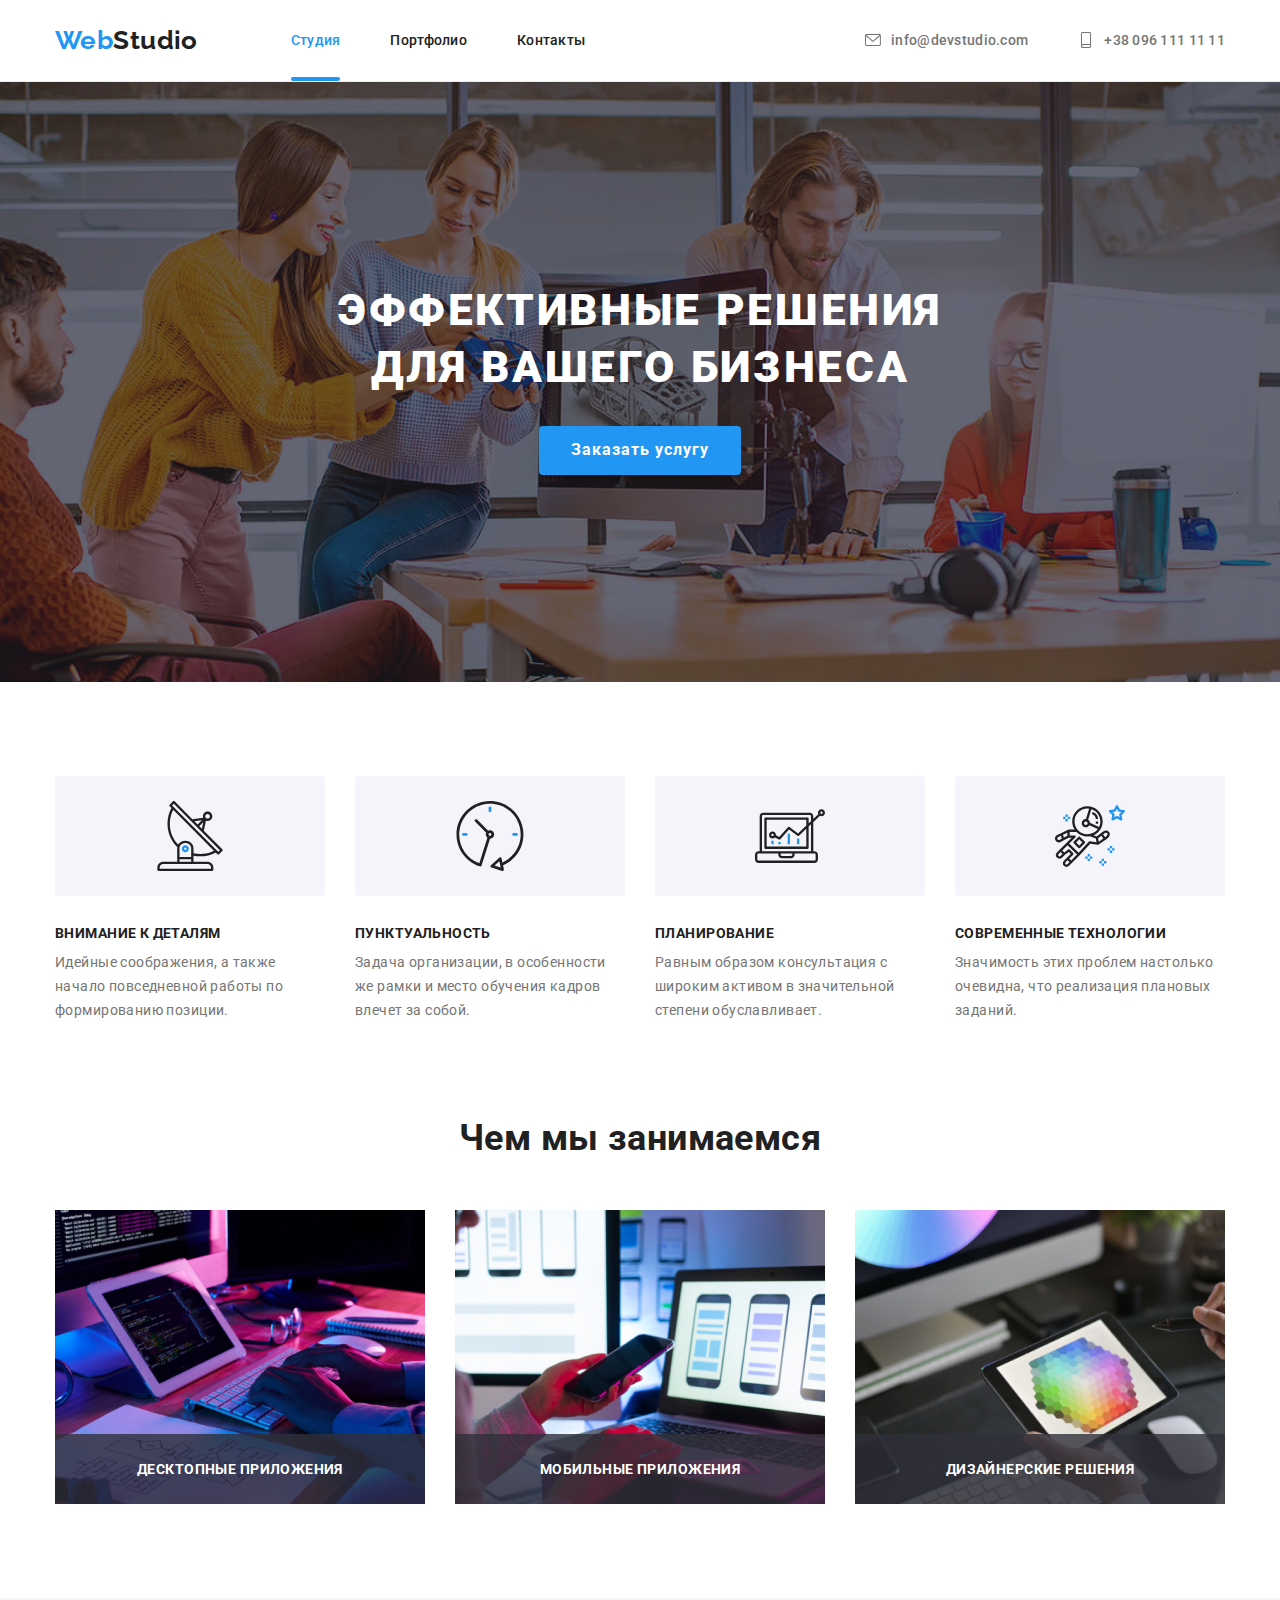
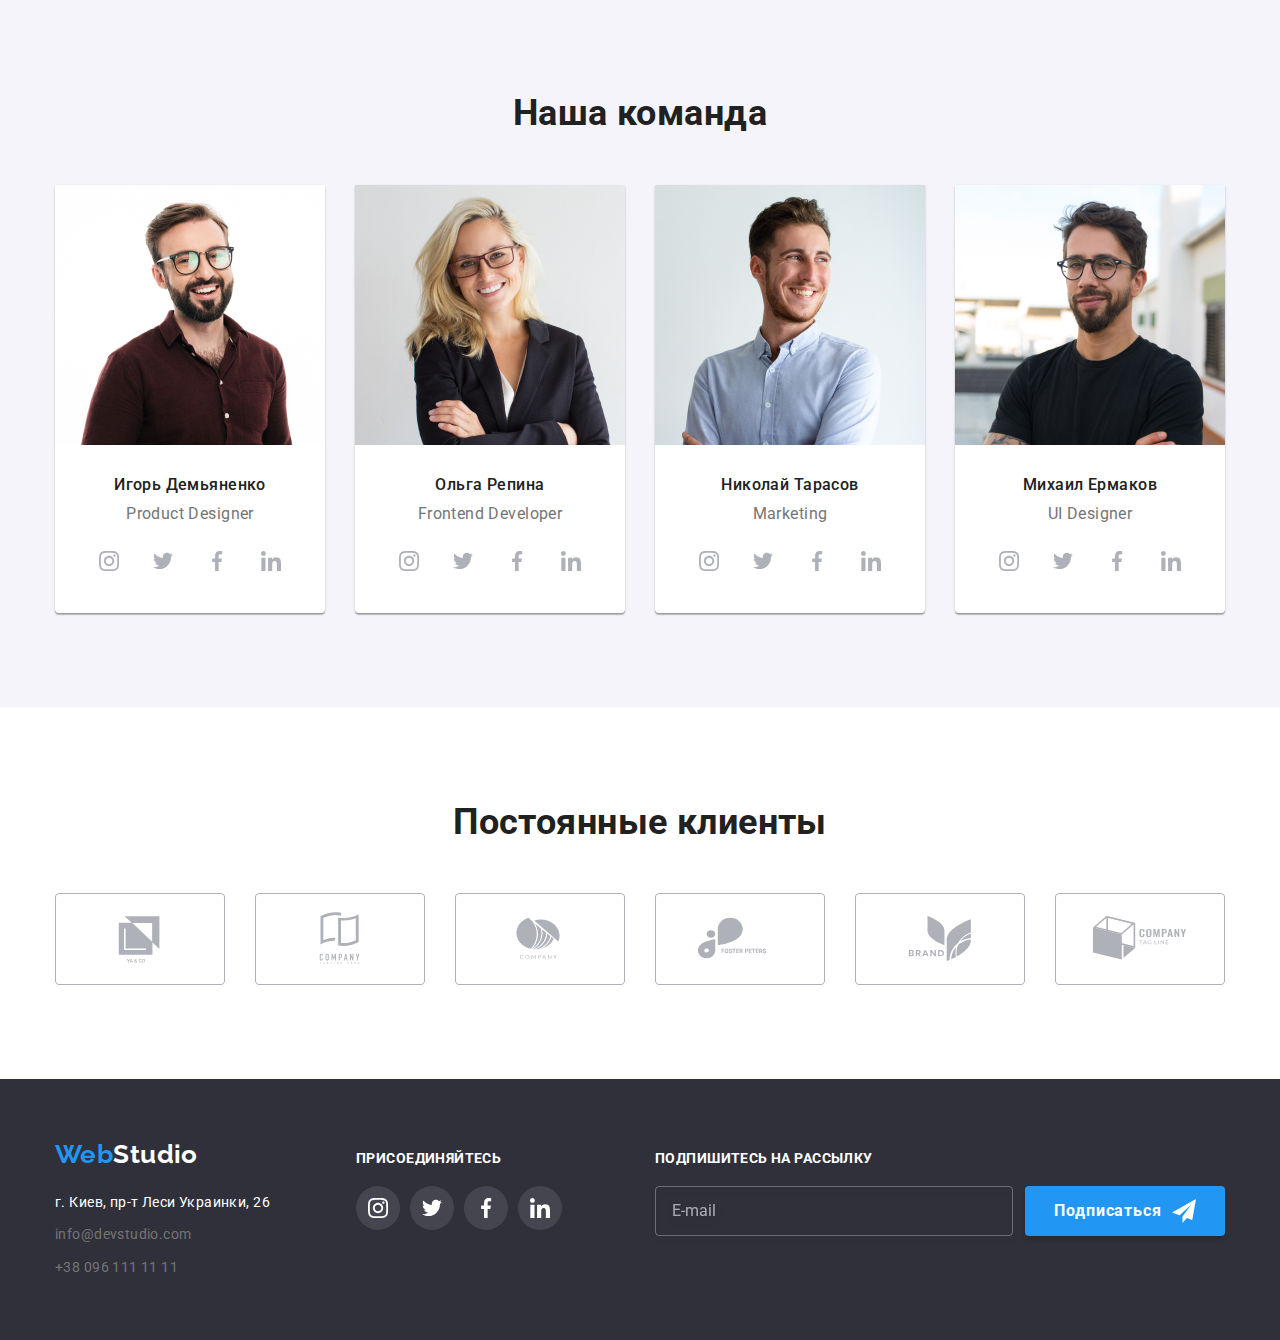
<file: index.html>
<!DOCTYPE html>
<html lang="ru">
<head>
    <meta charset="UTF-8">
    <meta http-equiv="X-UA-Compatible" content="IE=edge">
    <meta name="viewport" content="width=device-width, initial-scale=1.0">
    <link rel="stylesheet" href="https://cdnjs.cloudflare.com/ajax/libs/modern-normalize/1.0.0/modern-normalize.min.css" />
    <link href="https://fonts.googleapis.com/css2?family=Raleway:wght@700&family=Roboto:wght@400;500;700;900&display=swap" rel="stylesheet">
    <title> WebStudio - Main </title>
    <link rel="stylesheet" href="./css/styles.css" />
</head>
     <body>
<!--Header-->
        <header class="section-header">
            <div class="header container">
                <nav class="navigation">
                    <a class="navigation__logo" href="./index.html" lang="en">
                        <span class="navigation__logo--first">Web</span>Studio
                    </a>
                    <ul class="pages">
                        <li class="pages__item">
                            <a class="pages__link active" href="./index.html"> Студия </a>
                        </li>
                        <li class="pages__item">
                            <a class="pages__link" href="./portfolio.html"> Портфолио </a>
                        </li>
                        <li class="pages__item">
                            <a class="pages__link" href=""> Контакты </a>
                        </li>
                    </ul>
                </nav>
                <ul class="header-contacts">
                    <li class="header-contacts__item">
                        <a class="header-contacts__link" href="mailto:info@devstudio.com">
                            <div class="header-contacts__thumb">
                                <svg class="header-contacts__icon">
                                    <use href="./images/sprite.svg#envelope"></use>
                                </svg>
                            </div>
                            info@devstudio.com
                        </a>
                    </li>
                    <li class="header-contacts__item">
                        <a class="header-contacts__link" href="tel:+380961111111">
                            <div class="header-contacts__thumb">
                                <svg class="header-contacts__icon">
                                    <use href="./images/sprite.svg#phone"></use>
                                </svg>
                            </div>
                            +38 096 111 11 11
                        </a>
                    </li>
                </ul>
            </div>
        </header>
        <main>
<!--Герой-->
            <section class="section-hero">
                <div class="hero container">
                    <h1 class="hero__title"> Эффективные решения для вашего бизнеса </h1>
                    <button class="hero__button" type="button" data-modal-open> Заказать услугу </button>
                </div>
                <div class="backdrop is-hidden" data-modal>
                    <div class="modal">
                        <button class="modal-close" type="button" data-modal-close>
                            <svg class="modal-close__icon">
                                <use href="./images/sprite.svg#close-button"></use>
                            </svg>
                        </button>
                        <form name="modal-form" autocomplete="on" novalidate>
                            <p class="modal-form__title"> Оставьте свои данные, мы вам перезвоним </p>
                            <div class="signup_form_list">
                                <div class="signup_form_item">
                                    <label class="signup_form_label" for="name"> Имя </label>
                                    <div class="signup_form_field">
                                        <input class="signup_form_input" type="text" name="Имя" id="name" autocomplete="off"/>
                                        <svg class="signup_form_icon">
                                            <use href="./images/sprite.svg#person-form"></use>
                                        </svg>
                                    </div>
                                </div>
                                <div class="signup_form_item">
                                    <label class="signup_form_label" for="phone"> Телефон </label>
                                    <div class="signup_form_field">
                                        <input class="signup_form_input" type="text" name="Телефон" id="phone" autocomplete="off"/>
                                        <svg class="signup_form_icon">
                                            <use href="./images/sprite.svg#phone-form"></use>
                                        </svg>
                                    </div>
                                </div>
                                <div class="signup_form_item">
                                    <label class="signup_form_label" for="mail"> Почта </label>
                                    <div class="signup_form_field">
                                        <input class="signup_form_input" type="text" name="Почта" id="mail" autocomplete="off"/>
                                        <svg class="signup_form_icon">
                                            <use href="./images/sprite.svg#email-form"></use>
                                        </svg>
                                    </div>
                                </div>
                                <div class="signup_form_item">
                                    <label class="signup_form_label" for="comment"> Комментарий </label>
                                    <textarea class="signup_form_textarea" name="Коммeнтарий" rows="5" placeholder="Введите текст" id="comment"></textarea>
                                </div>
                                <div class="signup_permition">
                                    <label class="signup_permition_label">
                                        <input class="signup_form_checkbox" type="checkbox" name="permition">
                                        <span class="checkbox_icon"></span>
                                        <span class="signup_form_policy"> Соглашаюсь с рассылкой и принимаю
                                            <a href="" class="policy_link"> Условия договора </a>
                                        </span>
                                    </label>
                                </div>
                                <button class="signup_form_submit" type="submit"> Отправить </button>
                            </div>
                        </form>
                    </div>
                </div>
            </section>
<!--Преймущества-->
            <section class="section_advantages">
                <div class="advantages container">
                    <h2 class="visually-hidden"> Наши преймущества </h2>
                    <ul class="advantages_features">
                        <li class="advantages_features_item">
                            <div class="advantages_feature_icon">
                                <svg class="feature_icon">
                                    <use href="./images/sprite.svg#antenna"></use>
                                </svg>
                            </div>
                            <h3 class="advantages_feature_title"> Внимание к деталям </h3>
                            <p class="advantages_feature_explain">
                                Идейные соображения, а также начало повседневной работы по формированию позиции.
                            </p>
                        </li>
                        <li class="advantages_features_item">
                            <div class="advantages_feature_icon">
                                <svg class="feature_icon">
                                    <use href="./images/sprite.svg#clock"></use>
                                </svg>
                            </div>
                            <h3 class="advantages_feature_title"> Пунктуальность </h3>
                            <p class="advantages_feature_explain">
                                Задача организации, в особенности же рамки и место обучения кадров влечет за собой.
                            </p>
                        </li>
                        <li class="advantages_features_item">
                            <div class="advantages_feature_icon">
                                <svg class="feature_icon">
                                    <use href="./images/sprite.svg#diagram"></use>
                                </svg>
                            </div>
                            <h3 class="advantages_feature_title"> Планирование </h3>
                            <p class="advantages_feature_explain">
                                Равным образом консультация с широким активом в значительной степени обуславливает.
                            </p>
                        </li>
                        <li class="advantages_features_item">
                            <div class="advantages_feature_icon">
                                <svg class="feature_icon">
                                    <use href="./images/sprite.svg#astronaut"></use>
                                </svg>
                            </div>
                            <h3 class="advantages_feature_title"> Современные технологии </h3>
                            <p class="advantages_feature_explain">
                                Значимость этих проблем настолько очевидна, что реализация плановых заданий.
                            </p>
                        </li>
                    </ul>
                </div>
            </section>
<!--Занятия-->
            <section class="section_activities">
                <div class="activities container">
                    <h2 class="activities_title"> Чем мы занимаемся </h2>
                    <ul class="activities_examples">
                        <li class="activities_example">
                            <div class="activities_thumb">
                                <img class="activities_img" src="./images/img1.jpg" alt="Создаем" width="370">
                                <p class="activities_text"> Десктопные приложения </p>
                            </div>
                        </li>
                        <li class="activities_example">
                            <div class="activities_thumb">
                                <img class="activities_img" src="./images/img2.jpg" alt="Адаптируем" width="370">
                                <p class="activities_text"> Мобильные приложения </p>
                            </div>
                        </li>
                        <li class="activities_example">
                            <div class="activities_thumb">
                                <img class="activities_img" src="./images/img3.jpg" alt="Оформляем" width="370">
                                <p class="activities_text"> Дизайнерские решения </p>
                            </div>
                        </li>
                    </ul>
                </div>
            </section>
<!--Команда-->
            <section class="section_team">
                <div class="team container">
                    <h2 class="team_title"> Наша команда </h2>
                    <ul class="team_list">
                        <li class="team_member">
                            <img src="./images/team1.jpg" alt="Игорь" width="270">
                            <div class="team_member_item">
                                <h3 class="team_member_name"> Игорь Демьяненко </h3>
                                <p class="team_member_position"> Product Designer </p>
                                <ul class="team_member_socials">
                                    <li class="team_member_social">
                                        <a href="" class="social_link">
                                            <svg class="social_icon" width="20px" height="20px">
                                                <use href="./images/sprite.svg#instagram-team"></use>
                                            </svg>
                                        </a>
                                    </li>
                                    <li class="team_member_social">
                                        <a href="" class="social_link">
                                            <svg class="social_icon" width="20px" height="20px">
                                                <use href="./images/sprite.svg#twitter-team"></use>
                                            </svg>
                                        </a>
                                    </li>
                                    <li class="team_member_social">
                                        <a href="" class="social_link">
                                            <svg class="social_icon" width="20px" height="20px">
                                                <use href="./images/sprite.svg#facebook-team"></use>
                                            </svg>
                                        </a>
                                    </li>
                                    <li class="team_member_social">
                                        <a href="" class="social_link">
                                            <svg class="social_icon" width="20px" height="20px">
                                                <use href="./images/sprite.svg#linkedin-team"></use>
                                            </svg>
                                        </a>
                                    </li>
                                </ul>
                            </div>
                        </li>
                        <li class="team_member">
                            <img src="./images/team2.jpg" alt="Ольга" width="270">
                            <div class="team_member_item">
                                <h3 class="team_member_name"> Ольга Репина </h3>
                                <p class="team_member_position"> Frontend Developer </p>
                                <ul class="team_member_socials">
                                    <li class="team_member_social">
                                        <a href="" class="social_link">
                                            <svg class="social_icon" width="20px" height="20px">
                                                <use href="./images/sprite.svg#instagram-team"></use>
                                            </svg>
                                        </a>
                                    </li>
                                    <li class="team_member_social">
                                        <a href="" class="social_link">
                                            <svg class="social_icon" width="20px" height="20px">
                                                <use href="./images/sprite.svg#twitter-team"></use>
                                            </svg>
                                        </a>
                                    </li>
                                    <li class="team_member_social">
                                        <a href="" class="social_link">
                                            <svg class="social_icon" width="20px" height="20px">
                                                <use href="./images/sprite.svg#facebook-team"></use>
                                            </svg>
                                        </a>
                                    </li>
                                    <li class="team_member_social">
                                        <a href="" class="social_link">
                                            <svg class="social_icon" width="20px" height="20px">
                                                <use href="./images/sprite.svg#linkedin-team"></use>
                                            </svg>
                                        </a>
                                    </li>
                                </ul>
                            </div>
                        </li>
                        <li class="team_member">
                            <img src="./images/team3.jpg" alt="Николай" width="270">
                            <div class="team_member_item">
                                <h3 class="team_member_name"> Николай Тарасов </h3>
                                <p class="team_member_position"> Marketing </p>
                                <ul class="team_member_socials">
                                    <li class="team_member_social">
                                        <a href="" class="social_link">
                                            <svg class="social_icon" width="20px" height="20px">
                                                <use href="./images/sprite.svg#instagram-team"></use>
                                            </svg>
                                        </a>
                                    </li>
                                    <li class="team_member_social">
                                        <a href="" class="social_link">
                                            <svg class="social_icon" width="20px" height="20px">
                                                <use href="./images/sprite.svg#twitter-team"></use>
                                            </svg>
                                        </a>
                                    </li>
                                    <li class="team_member_social">
                                        <a href="" class="social_link">
                                            <svg class="social_icon" width="20px" height="20px">
                                                <use href="./images/sprite.svg#facebook-team"></use>
                                            </svg>
                                        </a>
                                    </li>
                                    <li class="team_member_social">
                                        <a href="" class="social_link">
                                            <svg class="social_icon" width="20px" height="20px">
                                                <use href="./images/sprite.svg#linkedin-team"></use>
                                            </svg>
                                        </a>
                                    </li>
                                </ul>
                            </div>
                        </li>
                        <li class="team_member">
                            <img src="./images/team4.jpg" alt="Михаил" width="270">
                            <div class="team_member_item">
                                <h3 class="team_member_name"> Михаил Ермаков </h3>
                                <p class="team_member_position"> UI Designer </p>
                                <ul class="team_member_socials">
                                    <li class="team_member_social">
                                        <a href="" class="social_link">
                                            <svg class="social_icon" width="20px" height="20px">
                                                <use href="./images/sprite.svg#instagram-team"></use>
                                            </svg>
                                        </a>
                                    </li>
                                    <li class="team_member_social">
                                        <a href="" class="social_link">
                                            <svg class="social_icon" width="20px" height="20px">
                                                <use href="./images/sprite.svg#twitter-team"></use>
                                            </svg>
                                        </a>
                                    </li>
                                    <li class="team_member_social">
                                        <a href="" class="social_link">
                                            <svg class="social_icon" width="20px" height="20px">
                                                <use href="./images/sprite.svg#facebook-team"></use>
                                            </svg>
                                        </a>
                                    </li>
                                    <li class="team_member_social">
                                        <a href="" class="social_link">
                                            <svg class="social_icon" width="20px" height="20px">
                                                <use href="./images/sprite.svg#linkedin-team"></use>
                                            </svg>
                                        </a>
                                    </li>
                                </ul>
                            </div>
                        </li>
                    </ul>
                </div>
            </section>
<!--Partners-->
            <section class="section_partners">
                <div class="partners container">
                    <h2 class="partners_title"> Постоянные клиенты </h2>
                    <ul class="partners_list">
                        <li class="partners_list_item">
                            <a href="" class="partners-link">
                                <svg class="partners_icon">
                                    <use href="./images/sprite.svg#logo-1"></use>
                                </svg>
                            </a>
                        </li>
                        <li class="partners_list_item">
                            <a href="" class="partners-link">
                                <svg class="partners_icon">
                                    <use href="./images/sprite.svg#logo-2"></use>
                                </svg>
                            </a>
                        </li>
                        <li class="partners_list_item">
                            <a href="" class="partners-link">
                                <svg class="partners_icon">
                                    <use href="./images/sprite.svg#logo-3"></use>
                                </svg>
                            </a>
                        </li>
                        <li class="partners_list_item">
                            <a href="" class="partners-link">
                                <svg class="partners_icon">
                                    <use href="./images/sprite.svg#logo-4"></use>
                                </svg>
                            </a>
                        </li>
                        <li class="partners_list_item">
                            <a href="" class="partners-link">
                                <svg class="partners_icon">
                                    <use href="./images/sprite.svg#logo-5"></use>
                                </svg>
                            </a>
                        </li>
                        <li class="partners_list_item">
                            <a href="" class="partners-link">
                                <svg class="partners_icon">
                                    <use href="./images/sprite.svg#logo-6"></use>
                                </svg>
                            </a>
                        </li>
                    </ul>
                </div>
            </section>
        </main>
<!--Footer-->
        <footer class="section_footer">
            <div class="footer container">
                <div class="footer_address">
                    <a class="footer_logo" href="./index.html" lang="en">
                        <span class="footer_logo--first">Web</span>Studio
                    </a>
                    <address class="footer_addresses">
                        <ul class="footer_addresses_list">
                            <li class="footer_addresses_item">
                                <a class="phy_address" href="https://goo.gl/maps/mMr4c1XwCbGi9ZgB7"> г. Киев, пр-т Леси Украинки, 26 </a>
                            </li>
                            <li class="footer_addresses_item">
                                <a class="address" href="mailto:info@devstudio.com"> info@devstudio.com </a>
                            </li>
                            <li class="footer_addresses_item">
                                <a class="address" href="tel:+380961111111"> +38 096 111 11 11 </a>
                            </li>
                        </ul>
                    </address>
                </div>
                <div class="join">
                    <h2 class="join_title">
                        Присоединяйтесь
                    </h2>
                    <ul class="join_icons">
                        <li class="join_icon_item">
                            <a href="" class="join_icon_link">
                                <svg class="icon" width="20px" height="20px">
                                    <use href="./images/sprite.svg#instagram-foot"></use>
                                </svg>
                            </a>
                        </li>
                        <li class="join_icon_item">
                            <a href="" class="join_icon_link">
                                <svg class="icon" width="20px" height="20px">
                                    <use href="./images/sprite.svg#twitter-foot"></use>
                                </svg>
                            </a>
                        </li>
                        <li class="join_icon_item">
                            <a href="" class="join_icon_link">
                                <svg class="icon" width="20px" height="20px">
                                    <use href="./images/sprite.svg#facebook-foot"></use>
                                </svg>
                            </a>
                        </li>
                        <li class="join_icon_item">
                            <a href="" class="join_icon_link">
                                <svg class="icon" width="20px" height="20px">
                                    <use href="./images/sprite.svg#linkedin-foot"></use>
                                </svg>
                            </a>
                        </li>
                    </ul>
                </div>
                <div class="subscribe">
                    <h2 class="subscribe_title">
                        Подпишитесь на рассылку
                    </h2>
                    <div class="subscribe_form">
                        <div class="subscribe_item">
                            <input class="subscribe_action" type="email" placeholder="E-mail">
                        </div>
                        <button class="subscribe_button" type="submit"> Подписаться </button>
                    </div>
                </div>
            </div>
        </footer>
        <script src="./modal.js"></script>
    </body>
</html>
</file>
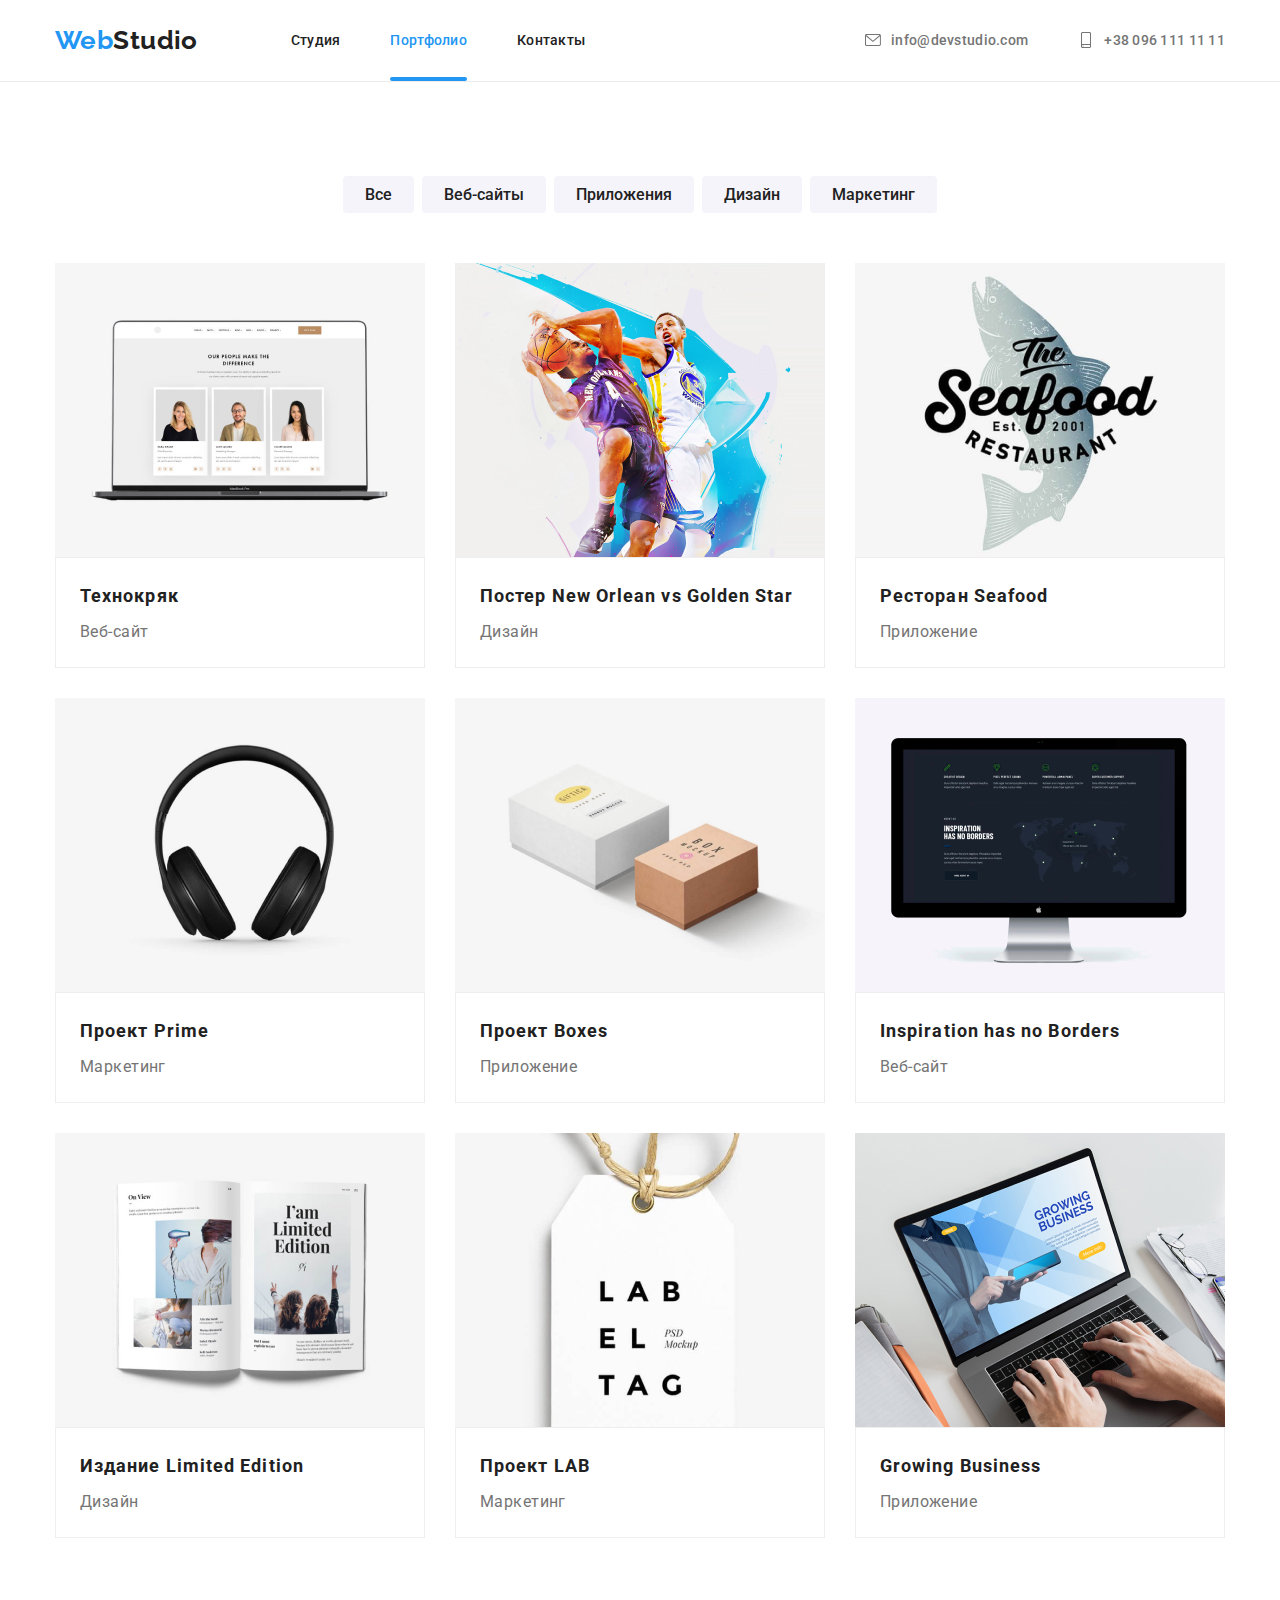
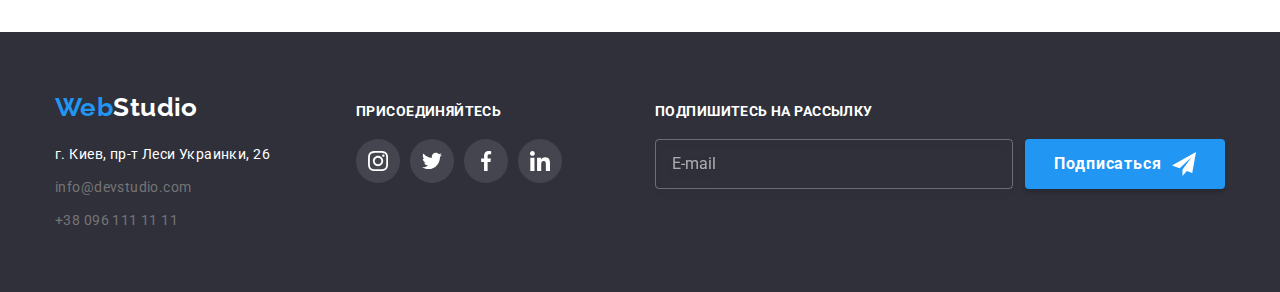
<file: portfolio.html>
<!DOCTYPE html>
<html lang="ru">
<head>
    <meta charset="UTF-8">
    <meta http-equiv="X-UA-Compatible" content="IE=edge">
    <meta name="viewport" content="width=device-width, initial-scale=1.0">
    <link rel="stylesheet" href="https://cdnjs.cloudflare.com/ajax/libs/modern-normalize/1.0.0/modern-normalize.min.css" />
    <link href="https://fonts.googleapis.com/css2?family=Raleway:wght@700&family=Roboto:wght@400;500;700;900&display=swap" rel="stylesheet">
    <title> WebStudio - Portfolio </title>
    <link rel="stylesheet" href="./css/styles.css" />
</head>
<body>
<!--Header-->
    <header class="section-header">
        <div class="header container">
            <nav class="navigation">
                <a class="navigation__logo" href="./index.html" lang="en">
                    <span class="navigation__logo--first">Web</span>Studio
                </a>
                <ul class="pages">
                    <li class="pages__item">
                        <a class="pages__link" href="./index.html"> Студия </a>
                    </li>
                    <li class="pages__item">
                        <a class="pages__link active" href="./portfolio.html"> Портфолио </a>
                    </li>
                    <li class="pages__item">
                        <a class="pages__link" href=""> Контакты </a>
                    </li>
                </ul>
            </nav>
            <ul class="header-contacts">
                <li class="header-contacts__item">
                    <a class="header-contacts__link" href="mailto:info@devstudio.com">
                        <div class="header-contacts__thumb">
                            <svg class="header-contacts__icon">
                                <use href="./images/sprite.svg#envelope"></use>
                            </svg>
                        </div>
                        info@devstudio.com
                    </a>
                </li>
                <li class="header-contacts__item">
                    <a class="header-contacts__link" href="tel:+380961111111">
                        <div class="header-contacts__thumb">
                            <svg class="header-contacts__icon">
                                <use href="./images/sprite.svg#phone"></use>
                            </svg>
                        </div>
                        +38 096 111 11 11
                    </a>
                </li>
            </ul>
        </div>
    </header>
        <main>
<!--Filters-->
            <section class="section_filters">
                <div class="filters container">
                    <ul class="filters_buttons">
                        <li class="filters_buttons_item">
                            <button class="filters_button" type="button"> Все </button>
                        </li>
                        <li class="filters_buttons_item">
                            <button class="filters_button" type="button"> Веб-сайты </button>
                        </li>
                        <li class="filters_buttons_item">
                            <button class="filters_button" type="button"> Приложения </button>
                        </li>
                        <li class="filters_buttons_item">
                            <button class="filters_button" type="button"> Дизайн </button>
                        </li>
                        <li class="filters_buttons_item">
                            <button class="filters_button" type="button"> Маркетинг </button>
                        </li>
                    </ul>
<!--Examples-->
                    <h1 class="visually-hidden"> Наши работы </h1>
                    <ul class="work_examples">
                        <li class="work_example_item">
                            <a class="work_example_link" href="">
                                <div class="work_example_img">
                                    <img src="./images/port1.jpg" alt="Пример веб-сайта">
                                    <p class="work_example_explain"> Ресурс предлагает комплексные предложения с разным уровнем функционала и сервисов. Все это позволит посетителю получить
                                    исчерпывающие сведения о компании или частном лице. </p>
                                </div>
                                <div class="work_example_text">
                                    <h2 class="work_example_title"> Технокряк </h2>
                                    <p class="work_example_sphere"> Веб-сайт </p>
                                </div>
                            </a>
                        </li>
                        <li class="work_example_item">
                            <a class="work_example_link" href="">
                                <div class="work_example_img">
                                    <img src="./images/port2.jpg" alt="Пример веб-сайта">
                                    <p class="work_example_explain"> Ресурс предлагает комплексные предложения с разным уровнем функционала и сервисов. Все это
                                        позволит посетителю получить исчерпывающие сведения о компании или частном лице. </p>
                                </div>
                                <div class="work_example_text">
                                    <h2 class="work_example_title"> Постер New Orlean vs Golden Star </h2>
                                    <p class="work_example_sphere"> Дизайн </p>
                                </div>
                            </a>
                        </li>
                        <li class="work_example_item">
                            <a class="work_example_link" href="">
                                <div class="work_example_img">
                                    <img src="./images/port3.jpg" alt="Пример веб-сайта">
                                    <p class="work_example_explain"> Ресурс предлагает комплексные предложения с разным уровнем функционала и сервисов. Все это
                                        позволит посетителю получить исчерпывающие сведения о компании или частном лице. </p>
                                </div>
                                <div class="work_example_text">
                                    <h2 class="work_example_title"> Ресторан Seafood </h2>
                                    <p class="work_example_sphere"> Приложение </p>
                                </div>
                            </a>
                        </li>
                        <li class="work_example_item">
                            <a class="work_example_link" href="">
                                <div class="work_example_img">
                                    <img src="./images/port4.jpg" alt="Пример веб-сайта">
                                    <p class="work_example_explain"> Ресурс предлагает комплексные предложения с разным уровнем функционала и сервисов. Все это
                                        позволит посетителю получить исчерпывающие сведения о компании или частном лице. </p>
                                </div>
                                <div class="work_example_text">
                                    <h2 class="work_example_title"> Проект Prime </h2>
                                    <p class="work_example_sphere"> Маркетинг </p>
                                </div>
                            </a>
                        </li>
                        <li class="work_example_item">
                            <a class="work_example_link" href="">
                                <div class="work_example_img">
                                    <img src="./images/port5.jpg" alt="Пример веб-сайта">
                                    <p class="work_example_explain"> Ресурс предлагает комплексные предложения с разным уровнем функционала и сервисов. Все это
                                        позволит посетителю получить исчерпывающие сведения о компании или частном лице. </p>
                                </div>
                                <div class="work_example_text">
                                    <h2 class="work_example_title"> Проект Boxes </h2>
                                    <p class="work_example_sphere"> Приложение </p>
                                </div>
                            </a>
                        </li>
                        <li class="work_example_item">
                            <a class="work_example_link" href="">
                                <div class="work_example_img">
                                    <img src="./images/port6.jpg" alt="Пример веб-сайта">
                                    <p class="work_example_explain"> Ресурс предлагает комплексные предложения с разным уровнем функционала и сервисов. Все это
                                        позволит посетителю получить исчерпывающие сведения о компании или частном лице. </p>
                                </div>
                                <div class="work_example_text">
                                    <h2 class="work_example_title"> Inspiration has no Borders </h2>
                                    <p class="work_example_sphere"> Веб-сайт </p>
                                </div>
                            </a>
                        </li>
                        <li class="work_example_item">
                            <a class="work_example_link" href="">
                                <div class="work_example_img">
                                    <img src="./images/port7.jpg" alt="Пример веб-сайта">
                                    <p class="work_example_explain"> Ресурс предлагает комплексные предложения с разным уровнем функционала и сервисов. Все это
                                        позволит посетителю получить исчерпывающие сведения о компании или частном лице. </p>
                                </div>
                                <div class="work_example_text">
                                    <h2 class="work_example_title"> Издание Limited Edition </h2>
                                    <p class="work_example_sphere"> Дизайн </p>
                                </div>
                            </a>
                        </li>
                        <li class="work_example_item">
                            <a class="work_example_link" href="">
                                <div class="work_example_img">
                                    <img src="./images/port8.jpg" alt="Пример веб-сайта">
                                    <p class="work_example_explain"> Ресурс предлагает комплексные предложения с разным уровнем функционала и сервисов. Все это
                                        позволит посетителю получить исчерпывающие сведения о компании или частном лице. </p>
                                </div>
                                <div class="work_example_text">
                                    <h2 class="work_example_title"> Проект LAB </h2>
                                    <p class="work_example_sphere"> Маркетинг </p>
                                </div>
                            </a>
                        </li>
                        <li class="work_example_item">
                            <a class="work_example_link" href="">
                                <div class="work_example_img">
                                    <img src="./images/port9.jpg" alt="Пример веб-сайта">
                                    <p class="work_example_explain"> Ресурс предлагает комплексные предложения с разным уровнем функционала и сервисов. Все это
                                        позволит посетителю получить исчерпывающие сведения о компании или частном лице. </p>
                                </div>
                                <div class="work_example_text">
                                    <h2 class="work_example_title"> Growing Business </h2>
                                    <p class="work_example_sphere"> Приложение </p>
                                </div>
                            </a>
                        </li>
                    </ul>
                </div>
            </section>
        </main>
<!--Footer-->
        <footer class="section_footer">
            <div class="footer container">
                <div class="footer_address">
                    <a class="footer_logo" href="./index.html" lang="en">
                        <span class="footer_logo--first">Web</span>Studio
                    </a>
                    <address class="footer_addresses">
                        <ul class="footer_addresses_list">
                            <li class="footer_addresses_item">
                                <a class="phy_address" href="https://goo.gl/maps/mMr4c1XwCbGi9ZgB7"> г. Киев, пр-т Леси
                                    Украинки, 26 </a>
                            </li>
                            <li class="footer_addresses_item">
                                <a class="address" href="mailto:info@devstudio.com"> info@devstudio.com </a>
                            </li>
                            <li class="footer_addresses_item">
                                <a class="address" href="tel:+380961111111"> +38 096 111 11 11 </a>
                            </li>
                        </ul>
                    </address>
                </div>
                <div class="join">
                    <h2 class="join_title">
                        Присоединяйтесь
                    </h2>
                    <ul class="join_icons">
                        <li class="join_icon_item">
                            <a href="" class="join_icon_link">
                                <svg class="icon" width="20px" height="20px">
                                    <use href="./images/sprite.svg#instagram-foot"></use>
                                </svg>
                            </a>
                        </li>
                        <li class="join_icon_item">
                            <a href="" class="join_icon_link">
                                <svg class="icon" width="20px" height="20px">
                                    <use href="./images/sprite.svg#twitter-foot"></use>
                                </svg>
                            </a>
                        </li>
                        <li class="join_icon_item">
                            <a href="" class="join_icon_link">
                                <svg class="icon" width="20px" height="20px">
                                    <use href="./images/sprite.svg#facebook-foot"></use>
                                </svg>
                            </a>
                        </li>
                        <li class="join_icon_item">
                            <a href="" class="join_icon_link">
                                <svg class="icon" width="20px" height="20px">
                                    <use href="./images/sprite.svg#linkedin-foot"></use>
                                </svg>
                            </a>
                        </li>
                    </ul>
                </div>
                <div class="subscribe">
                    <h2 class="subscribe_title">
                        Подпишитесь на рассылку
                    </h2>
                    <div class="subscribe_form">
                        <div class="subscribe_item">
                            <input class="subscribe_action" type="email" placeholder="E-mail">
                        </div>
                        <button class="subscribe_button" type="submit"> Подписаться </button>
                    </div>
                </div>
            </div>
        </footer>
</body>
</html>
</file>
<file: css/styles.css>
body{
    font-family: 'Roboto', sans-serif;
    color: #212121;
    background-color: #FFFFFF;
    font-size: 14px;
    letter-spacing: 0.03em;
}

:root{
    --brand-color: #2196F3;
    --sub-text-color: #757575;
    --main-color: #212121;
    --back-color: #FFFFFF;
    --footer-color: #2F303A;
    --team-color: #F5F4FA;
    --icon-color: #afb1b8;
    --item-margin: 30px;
    --section-padding: 94px;
    --button-hover: #188CE8;
}

h1,
h2,
h3,
h4,
h5,
h6,
p,
ul,
address{
    margin: 0;
    padding: 0;
}

img{
    display: block;
    max-width: 100%;
    height: auto;
}

ul {
    list-style-type: none;
    margin: 0;
    padding: 0;
}

a {
    text-decoration: none;
}

.container{
    width: 1200px;
    /*outline: 5px solid tomato;*/
    margin-left: auto;
    margin-right: auto;
    padding-left: 15px;
    padding-right: 15px;
    /*padding-top: var(--section-padding);
        padding-bottom: var(--section-padding);*/
}

.visually-hidden {
    position: absolute;
    width: 1px;
    height: 1px;
    margin: -1px;
    border: 0;
    padding: 0;
    white-space: nowrap;
    clip-path: inset(100%);
    clip: rect(0 0 0 0);
    overflow: hidden;
}

/*----------------------------------------HEADER----------------------------------------*/

.section-header{
    border-bottom: 1px #ECECEC solid;
}

.header{
    display: flex;
    align-items: center;
}

.navigation{
    display: flex;
    align-items: center;
    justify-content: space-between;
}

.navigation__logo{
    font-family: 'Raleway', sans-serif;
    font-weight: 700;
    font-size: 26px;
    line-height: 1.2;
    color: var(--main-color);
    margin-right: 93px;
}

.navigation__logo--first{
    color: var(--brand-color);
}

.pages{
    font-weight: 500;
    line-height: 1.2;
    letter-spacing: 0.02em;
    color: var(--main-color);
    list-style-type: none;
    display: flex;
}

.pages__item:not(:last-child){
    margin-right: 50px;
}

.pages__link{
    position: relative;
    display: block;
    color: var(--main-color);
    padding: 32px 0;
    transition: color 250ms cubic-bezier(0.4, 0, 0.2, 1);
}

.pages__link.active{
    color: var(--brand-color);
}

.pages__link.active::after{
    content: "";
    position: absolute;
    bottom: 0;
    display: block;
    width: 100%;
    height: 4px;
    background: #2196F3;
    border-radius: 2px;
}

.pages__link:hover,
.pages__link:focus,
.pages__link:active{
    color: var(--brand-color);
}

.header-contacts{
    display: flex;
    margin-left: auto;
    align-items: center;
}

.header-contacts__item:not(:first-child){
    margin-left: 50px;
}

.header-contacts__link{
    display: flex;
    font-weight: 500;
    line-height: 1.2;
    letter-spacing: 0.02em;
    color: var(--sub-text-color);
    text-decoration: none;
    list-style-type: none;
    transition: color 250ms cubic-bezier(0.4, 0, 0.2, 1);
}

.header-contacts__item{
    display: flex;
}

.header-contacts__link{
    
}

.header-contacts__link:hover,
.header-contacts__link:hover .header-contacts__icon{
    color: var(--brand-color);
    fill: var(--brand-color);
}

.header-contacts__link:focus,
.header-contacts__link:focus .header-contacts__icon{
    color: var(--brand-color);
    fill: var(--brand-color);
}

.header-contacts__thumb{
    width: 16px;
    height: 16px;
    margin-right: 10px;
}

.header-contacts__icon{
    width: 16px;
    height: 16px;
    fill: var(--sub-text-color);
    transition: fill 250ms cubic-bezier(0.4, 0, 0.2, 1);
}

/*----------------------------------------HERO----------------------------------------*/

.section-hero{
    background: var(--footer-color);
    margin-left: auto;
    margin-right: auto;
    padding-top: 200px;
    padding-bottom: 200px;
    background-image:
        linear-gradient(to right, rgba(47, 48, 58, 0.4), rgba(47, 48, 58, 0.4)),
        url(../images/hero_background.jpg);
    background-repeat: no-repeat;
    background-size: cover;
    background-position: center;
    height: 600px;
    max-width: 1600px;
}

.hero{
    text-align: center;
}

.hero__title{
    font-weight: 900;
    font-size: 44px;
    width: 696px;
    margin-left: auto;
    margin-right: auto;
    line-height: 1.3;
    letter-spacing: 0.06em;
    text-transform: uppercase;
    color: var(--back-color);
    margin-bottom: var(--item-margin);
}

.hero__button{
    background: var(--brand-color);
    box-shadow: 0px 4px 4px rgba(0, 0, 0, 0.15);
    border-radius: 4px;
    border: 0;
    font-weight: 700;
    font-size: 16px;
    line-height: 1.8;
    text-align: center;
    letter-spacing: 0.06em;
    color: var(--back-color);
    cursor: pointer;
    padding: 10px 32px;
    transition: background-color 250ms cubic-bezier(0.4, 0, 0.2, 1);
}

.hero__button:hover,
.hero__button:focus{
    background-color: var(--button-hover);
}

/*----------------------------------------BACKDROP----------------------------------------*/

.backdrop{
    position: fixed;
    top: 0;
    left: 0;
    width: 100%;
    height: 100%;
    background: rgba(0, 0, 0, 0.2);
    z-index: 2;
    transition: 250ms cubic-bezier(0.4, 0, 0.2, 1);
}

.backdrop.is-hidden{
    opacity: 0;
    pointer-events: none;
}

.modal{
    position: absolute;
    top: 50%;
    left: 50%;
    transform: translate(-50%, -50%);
    width: 528px;
    height: 581px;
    display: flex;
    justify-content: center;
    padding: 40px;
    background: #FFFFFF;
    box-shadow: 0px 1px 3px rgba(0, 0, 0, 0.12), 0px 1px 1px rgba(0, 0, 0, 0.14), 0px 2px 1px rgba(0, 0, 0, 0.2);
    border-radius: 4px;
}

.modal-close{
    position: absolute;
    top: 8px;
    right: 8px;
    display: flex;
    width: 30px;
    height: 30px;
    align-items: center;
    justify-content: center;
    padding: 0;
    background: #FFFFFF;
    border: 1px solid rgba(0, 0, 0, 0.1);
    border-radius: 50%;
    cursor: pointer;
}

.modal-close__icon{
    width: 18px;
    height: 18px;
    fill: #000000;
    transition: fill 250ms cubic-bezier(0.4, 0, 0.2, 1);
}

.modal-close:hover .modal-close__icon,
.modal-close:focus .modal-close__icon{
    fill: var(--brand-color);
}

.modal-form__title{
    margin-bottom: 12px;
    font-weight: 700;
    font-size: 20px;
    line-height: 23px;
    text-align: center;
    color: #212121;
}

.signup_form_list{
    margin-bottom: 20px;
}

.signup_form_item{
    display: flex;
    flex-direction: column;
    margin-bottom: 10px;
}

.signup_form_label{
    margin-bottom: 4px;
    font-weight: 400;
    font-size: 12px;
    line-height: 14px;
    letter-spacing: 0.01em;
    color: #757575;
}

.signup_form_field{
    position: relative;
}

.signup_form_input{
    padding: 12px 42px;
    height: 40px;
    width: 100%;
    border: 1px solid rgba(33, 33, 33, 0.2);
    border-radius: 4px;
    transition: border-color 250ms cubic-bezier(0.4, 0, 0.2, 1);
}

.signup_form_icon{
    position: absolute;
    width: 18px;
    height: 18px;
    left: 12px;
    top: 50%;
    transform: translateY(-50%);
    transition: fill 250ms cubic-bezier(0.4, 0, 0.2, 1);
}

.signup_form_item:focus-within .signup_form_icon,
.signup_form_item:hover .signup_form_icon{
    fill: var(--brand-color);
}

.signup_form_input:focus,
.signup_form_input:hover{
    outline: none;
    border-color: var(--brand-color);
}

.signup_form_textarea{
    resize: none;
    width: 100%;
    height: 120px;
    padding: 12px 16px;
    border: 1px solid rgba(33, 33, 33, 0.2);
    border-radius: 4px;
    transition: border-color 250ms cubic-bezier(0.4, 0, 0.2, 1);
}

.signup_form_textarea:focus,
.signup_form_textarea:hover{
    outline: none;
    border-color: var(--brand-color);
}

.signup_form_textarea::placeholder{
    font-weight: 400;
    font-size: 12px;
    line-height: 14px;
    letter-spacing: 0.01em;
    color: rgba(117, 117, 117, 0.5);
}

.signup_permition{
    display: flex;
    align-items: center;
    margin-bottom: 30px;
}

.signup_permition_label{
    display: flex;
    align-items: center;
    cursor: pointer;
}

.signup_form_checkbox{
    appearance: none;
    position: absolute;
}

.checkbox_icon{
    display: block;
    width: 16px;
    height: 15px;
    border: 2px solid var(--main-color);
    border-radius: 2px;
    cursor: pointer;
    transition: 250ms cubic-bezier(0.4, 0, 0.2, 1);
}

.signup_form_checkbox:checked + .checkbox_icon,
.signup_form_checkbox:hover + .checkbox_icon,
.signup_form_checkbox:focus + .checkbox_icon{
    background-color: var(--brand-color);
    background-image: url(../images/checkbox-icon.svg);
    background-repeat: no-repeat;
    background-position: center;
    background-size: contain;
    background-origin: border-box;
    border-color: transparent;
}

.signup_form_policy{
    margin-left: 7px;
    font-weight: 400;
    font-size: 14px;
    line-height: 24px;
    letter-spacing: 0.03em;
    color: #757575;
}

.policy_link{
    color: var(--brand-color);
    text-decoration: underline;
}

.signup_form_submit{
    display: flex;
    align-items: center;
    justify-content: center;
    margin-left: auto;
    margin-right: auto;
    padding: 0;
    width: 200px;
    height: 50px;
    cursor: pointer;
    background: var(--brand-color);
    box-shadow: 0px 4px 4px rgba(0, 0, 0, 0.15);
    border-radius: 4px;
    border-color: transparent;
    font-weight: 700;
    font-size: 16px;
    line-height: 30px;
    letter-spacing: 0.06em;
    color: #FFFFFF;
    transition: background-color 250ms cubic-bezier(0.4, 0, 0.2, 1);
}

.signup_form_submit:hover,
.signup_form_submit:focus{
    background-color: var(--button-hover);
}

/*----------------------------------------FEATURES----------------------------------------*/

.section_advantages{
    padding-top: var(--section-padding);
    padding-bottom: var(--section-padding);
}

.advantages{
    padding-bottom: 0;
}

.advantages_features{
    display: flex;
    justify-content: space-between;
}

.advantages_features_item{
    width: 270px;
}

.advantages_features_item:not(:last-child){
    margin-right: var(--item-margin);
}

.advantages_feature_title{
    font-weight: 700;
    font-size: 14px;
    line-height: 1.1;
    text-transform: uppercase;
    color: var(--main-color);
    margin-bottom: 10px;
}

.advantages_feature_explain{
    line-height: 1.7;
    color: var(--sub-text-color);
}

.advantages_feature_icon{
    width: 270px;
    height: 120px;
    background: var(--team-color);
    border-radius: 4px;
    margin-bottom: 30px;
    padding: 25px 100px;
}

.feature_icon{
    width: 70px;
    height: 70px;
}

/*----------------------------------------ACTIVITIES----------------------------------------*/

.section_activities{
    padding-bottom: var(--section-padding);
}

.activities_title{
    font-weight: 700;
    font-size: 36px;
    line-height: 1.2;
    text-align: center;
    color: var(--main-color);
    margin-bottom: 50px;
}

.activities_examples{
    display: flex;
    justify-content: space-between;
    z-index: 1;
}

.activities_thumb{
    position: relative;
    display: flex;
    align-items: flex-end;
}

.activities_text{
    position: absolute;
    width: 370px;
    padding-top: 27px;
    padding-bottom: 27px;
    font-weight: 700;
    font-size: 14px;
    line-height: 16px;
    text-align: center;
    text-transform: uppercase;
    color: var(--back-color);
    background: rgba(47, 48, 58, 0.8);
}

/*----------------------------------------TEAM----------------------------------------*/

.section_team{
    background: var(--team-color);
    padding-top: var(--section-padding);
    padding-bottom: var(--section-padding);
}

.team_title{
    font-weight: 700;
    font-size: 36px;
    line-height: 1.2;
    text-align: center;
    color: var(--main-color);
    margin-bottom: 50px;
}

.team_list{
    display: flex;
    justify-content: center;
}

.team_member{
    background: var(--back-color);
    box-shadow: 0px 1px 3px rgba(0, 0, 0, 0.12),
    0px 1px 1px rgba(0, 0, 0, 0.14),
    0px 2px 1px rgba(0, 0, 0, 0.2);
    border-radius: 0px 0px 4px 4px;
    width: 270px;
}

.team_member:not(:last-child){
    margin-right: var(--item-margin);
}

.team_member_item{
    padding-top: var(--item-margin);
    padding-bottom: var(--item-margin);   
}

.team_member_name{
    font-weight: 500;
    font-size: 16px;
    line-height: 1.2;
    text-align: center;
    color: var(--main-color);
    margin-bottom: 10px;
}

.team_member_position{
    font-size: 16px;
    line-height: 1.2;
    text-align: center;
    color: var(--sub-text-color);
    margin-bottom: 16px;
}

.team_member_socials{
    display: flex;
    justify-content: center;
}

.team_member_social{
    width: 44px;
    height: 44px;
}

.team_member_social:not(:last-child){
    margin-right: 10px;
}

.social_link:hover,
.social_link:focus{
    background-color: var(--brand-color);
}

.social_link:hover .social_icon,
.social_link:focus .social_icon{
    fill: var(--back-color);
}

.social_link{
    display: flex;
    width: 44px;
    height: 44px;
    border-radius: 50%;
    align-items: center;
    justify-content: center;
    transition: background-color 250ms cubic-bezier(0.4, 0, 0.2, 1);
}

.social_icon{
    fill: var(--icon-color);
    transition: fill 250ms cubic-bezier(0.4, 0, 0.2, 1);
}

/*----------------------------------------PARTNERS----------------------------------------*/

.section_partners {
    margin-left: auto;
    margin-right: auto;
    padding-top: var(--section-padding);
    padding-bottom: var(--section-padding);
}

.partners_title {
    font-weight: 700;
    font-size: 36px;
    line-height: 42px;
    text-align: center;
    color: #212121;
    margin-bottom: 50px;
}

.partners_list {
    display: flex;
}

.partners_list_item {
    width: 170px;
    height: 92px;
    display: flex;
    align-items: center;
    justify-content: center;
    transition: border-color 250ms cubic-bezier(0.4, 0, 0.2, 1);
}

.partners-link{
    display: flex;
    align-items: center;
    justify-content: center;
    width: 100%;
    height: 100%;
    border: 1px solid #AFB1B8;
    border-radius: 4px;
}

.partners-link:hover,
.partners-link:focus{
    border-color: var(--brand-color);
}

.partners-link:hover .partners_icon,
.partners-link:focus .partners_icon{
    fill: var(--brand-color);
}

.partners_list_item:not(:last-child) {
    margin-right: 30px;
}

.partners_icon {
    width: 106px;
    height: 60px;
    fill: var(--icon-color);
    transition: fill 250ms cubic-bezier(0.4, 0, 0.2, 1);
}

/*----------------------------------------FOOTER----------------------------------------*/

.section_footer{
    background: var(--footer-color);
    padding-top: 60px;
    padding-bottom: 60px;
}

.footer{
    display: flex;
    align-items: baseline;
}

.footer_address{
    margin-right: 70px;
}

.footer_logo{
    font-family: 'Raleway', sans-serif;
    font-style: normal;
    font-weight: 700;
    font-size: 26px;
    line-height: 1.2;
    color: var(--back-color);
    text-decoration: none;
}

.footer_logo--first{
    color: var(--brand-color);
}

.footer_addresses{
    font-style: normal;
    margin-top: 20px;
    width: 231px;
}

.footer_addresses_item:not(:last-child){
    margin-bottom: 9px;
}

.phy_address{
    line-height: 1.7;
    color: var(--back-color);
    transition: color 250ms cubic-bezier(0.4, 0, 0.2, 1);
}

.address{
    line-height: 1.7;
    color: var(--sub-text-color);
    transition: color 250ms cubic-bezier(0.4, 0, 0.2, 1);
}

.footer_addresses_item .address:hover,
.footer_addresses_item .phy_address:hover {
    color: var(--brand-color);
}

.footer_addresses_item .address:focus,
.footer_addresses_item .phy_address:focus {
    color: var(--brand-color);
}

.join{
    margin-right: 93px;
}

.join_title{
    color: var(--back-color);
    font-weight: 700;
    font-size: 14px;
    line-height: 16px;
    text-transform: uppercase;
}

.join_icons{
    display: flex;
    align-items: center;
    margin-top: 20px;
}

.join_icon_item:not(:last-child){
    margin-right: 10px;
}

.join_icon_link{
    display: flex;
    align-items: center;
    justify-content: center;
    width: 44px;
    height: 44px;
    background: rgba(255, 255, 255, 0.1);
    border-radius: 50%;
    transition: background-color 250ms cubic-bezier(0.4, 0, 0.2, 1);
}

.join_icon_link:hover,
.join_icon_link:focus{
    background-color: var(--brand-color);
}

.subscribe_title{
    margin-bottom: 20px;
    color: var(--back-color);
    font-weight: 700;
    font-size: 14px;
    line-height: 16px;
    text-transform: uppercase;
}

.subscribe_form{
    display: flex;
}

.subscribe_item{
    margin-right: 12px;
}

.subscribe_action{
    width: 358px;
    height: 50px;
    padding: 15px 16px;
    color: var(--back-color);
    border: 1px solid rgba(255, 255, 255, 0.3);
    filter: drop-shadow(0px 4px 4px rgba(0, 0, 0, 0.15));
    border-radius: 4px;
    background-color: transparent;
    transition: border-color 250ms cubic-bezier(0.4, 0, 0.2, 1);
}

.subscribe_action:focus{
    outline: none;
    border-color: var(--back-color);
}

.subscribe_action::placeholder{
    font-weight: 400;
    font-size: 16px;
    line-height: 20px;
    color: rgba(255, 255, 255, 0.6);
}

.subscribe_button{
    display: flex;
    align-items: center;
    justify-content: center;
    width: 200px;
    font-weight: 700;
    cursor: pointer;
    font-size: 16px;
    line-height: 30px;
    letter-spacing: 0.06em;
    color: #FFFFFF;
    background: #2196F3;
    box-shadow: 0px 4px 4px rgba(0, 0, 0, 0.15);
    border-radius: 4px;
    border-color: transparent;
    transition: background-color 250ms cubic-bezier(0.4, 0, 0.2, 1);
}

.subscribe_button::after{
    content: '';
    width: 24px;
    height: 24px;
    margin-left: 10px;
    background-image: url(../images/subscribe-icon.svg);
}

.subscribe_button:hover,
.subscribe_button:focus{
    background-color: var(--button-hover);
}

/*----------------------------------------FILTERS----------------------------------------*/

.section_filters{
    padding-top: var(--section-padding);
    padding-bottom: var(--section-padding);
}

.filters_buttons{
    display: flex;
    justify-content: center;
    margin-bottom: 50px;
}

.filters_buttons_item:not(:last-child){
    margin-right: 8px;
}

.filters_button{
    background: var(--team-color);
    border-radius: 4px;
    width: auto;
    font-weight: 500;
    font-size: 16px;
    line-height: 1.6;
    text-align: center;
    color: var(--main-color);
    padding: 6px 22px;
    border: 0;
    display: block;
    cursor: pointer;
    transition: background-color 250ms cubic-bezier(0.4, 0, 0.2, 1),
    color 250ms cubic-bezier(0.4, 0, 0.2, 1),
    box-shadow 250ms cubic-bezier(0.4, 0, 0.2, 1);
}

.filters_button:hover,
.filters_button:focus{
    background-color: var(--brand-color);
    color: var(--back-color);
    box-shadow: 0px 3px 1px rgba(0, 0, 0, 0.1),
    0px 1px 2px rgba(0, 0, 0, 0.08),
    0px 2px 2px rgba(0, 0, 0, 0.12);
}

/*----------------------------------------EXAMPLES----------------------------------------*/

.work_examples{
    padding: 0;
    margin: 0;
    list-style: none;
    display: flex;
    flex-wrap: wrap;
    margin-right: calc(-1 * var(--item-margin));
    margin-bottom: calc(-1 * var(--item-margin));
}

.work_example_item{
    background: var(--back-color);
    flex-basis: calc(100% / 3 - var(--item-margin));
    margin-right: var(--item-margin);
    margin-bottom: var(--item-margin);
}

.work_example_title{
    font-weight: 700;
    font-size: 18px;
    line-height: 2;
    letter-spacing: 0.06em;
    color: var(--main-color);
    margin-bottom: 4px;
}

.work_example_sphere{
    font-size: 16px;
    line-height: 1.8;
    color: var(--sub-text-color);
}

.work_example_img{
    display: block;
    position: relative;
    overflow: hidden;
}

.work_example_text{
    padding: 20px 24px;
    border: 1px solid #EEEEEE;
}

.work_example_link:hover,
.work_example_link:focus{
    box-shadow:  0px 1px 1px rgba(0, 0, 0, 0.12),
        0px 4px 4px rgba(0, 0, 0, 0.06),
        1px 4px 6px rgba(0, 0, 0, 0.16);
}

.work_example_link{
    display: inline-block;
    width: 100%;
    height: 100%;
}

.work_example_explain{
    position: absolute;
    display: inline-block;
    width: 100%;
    height: 100%;
    padding: 63px 24px;
    font-weight: 400;
    font-size: 18px;
    line-height: 28px;
    color: #FFFFFF;
    opacity: 0;
    transition: background-color 250ms cubic-bezier(0.4, 0, 0.2, 1),
    transform 250ms cubic-bezier(0.4, 0, 0.2, 1),
    opacity 250ms cubic-bezier(0.4, 0, 0.2, 1);
}

.work_example_link:hover .work_example_explain,
.work_example_link:focus .work_example_explain {
    opacity: 1;
    background-color: rgba(33, 150, 243, 0.9);
    transform: translateY(-100%);
}
</file>
